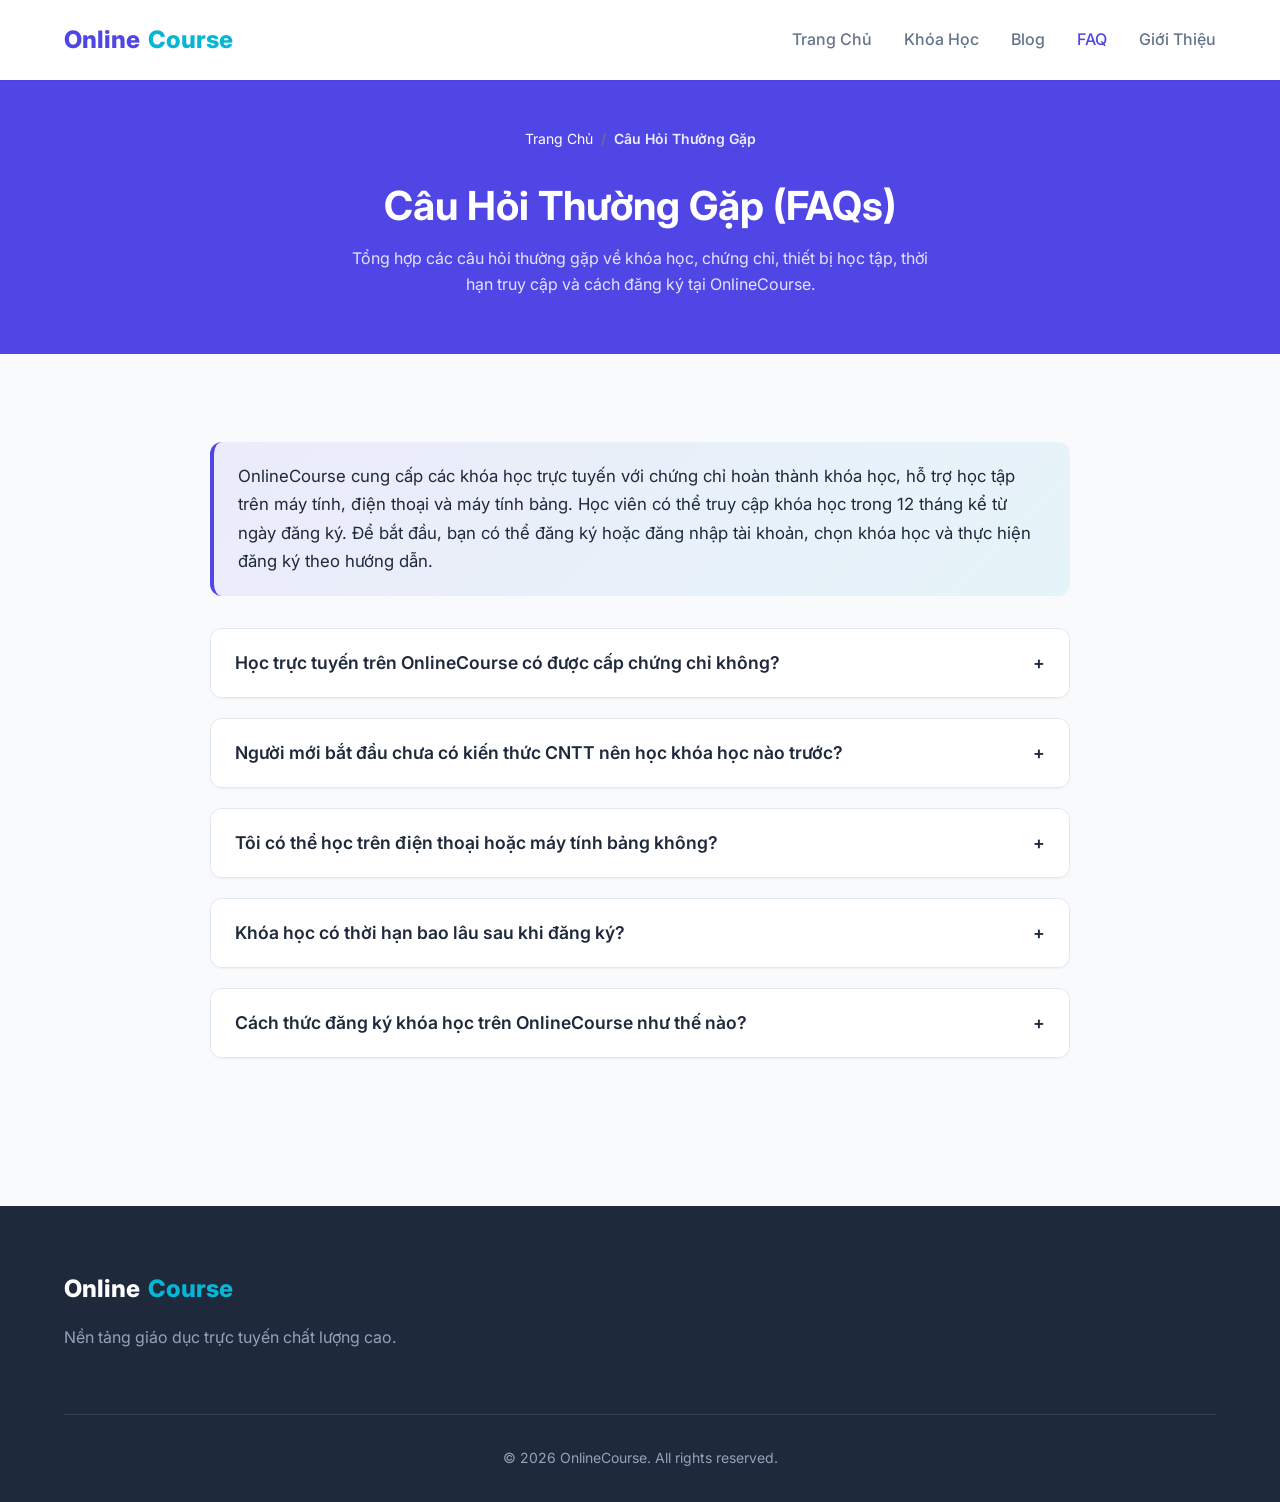
<file: faq.html>
<!DOCTYPE html>
<html lang="vi">

<head>
    <meta charset="UTF-8">
    <meta name="viewport" content="width=device-width, initial-scale=1.0">
    <title>Câu Hỏi Thường Gặp (FAQs) - Giải Đáp Về Khóa Học & Chứng Chỉ - OnlineCourse</title>
    <meta name="description"
        content="Tổng hợp câu hỏi thường gặp về OnlineCourse: chứng chỉ khóa học, khóa học dành cho người mới bắt đầu, thiết bị học tập, thời hạn truy cập và cách đăng ký khóa học.">
    <link rel="canonical" href="https://pvt111.github.io/onlinecourse/faq.html">

    <link rel="preconnect" href="https://fonts.googleapis.com">
    <link rel="preconnect" href="https://fonts.gstatic.com" crossorigin>
    <link href="https://fonts.googleapis.com/css2?family=Inter:wght@400;500;600;700;800&display=swap" rel="stylesheet">
    <link rel="stylesheet" href="css/style.css">

    <style>
        .faq-header {
            background-color: var(--primary);
            color: white;
            padding: 7rem 0 3.5rem;
            text-align: center;
        }

        .faq-header h1 {
            color: white;
            margin-bottom: 1rem;
        }

        .faq-header p {
            color: rgba(255, 255, 255, 0.85);
            max-width: 600px;
            margin: 0 auto;
        }

        .faq-section {
            padding: 4rem 0;
            max-width: 860px;
            margin: 0 auto;
        }

        .accordion {
            border: 1px solid var(--border-color);
            border-radius: var(--radius-md);
            overflow: hidden;
            margin-bottom: 1.25rem;
            box-shadow: var(--shadow-sm);
        }

        .accordion-header {
            background-color: var(--surface-color);
            padding: 1.25rem 1.5rem;
            cursor: pointer;
            display: flex;
            justify-content: space-between;
            align-items: center;
            font-weight: 600;
            font-size: 1.1rem;
            transition: var(--transition);
        }

        .accordion-header:hover {
            background-color: var(--bg-color);
        }

        .accordion-header.active {
            border-bottom: 1px solid var(--border-color);
            color: var(--primary);
        }

        .accordion-body {
            max-height: 0;
            overflow: hidden;
            transition: max-height 0.3s ease-out;
            background-color: var(--surface-color);
        }

        .accordion-content {
            padding: 1.5rem;
            color: var(--text-main);
            line-height: 1.75;
        }

        .direct-ans {
            font-weight: 600;
            color: var(--primary-dark);
            margin-bottom: 0.5rem;
            display: block;
        }
    </style>

    <!-- Schema: BreadcrumbList & FAQPage -->
    <script type="application/ld+json">
    {
      "@context": "https://schema.org",
      "@graph": [
        {
          "@type": "BreadcrumbList",
          "itemListElement": [
            {
              "@type": "ListItem",
              "position": 1,
              "name": "Trang Chủ",
              "item": "https://pvt111.github.io/onlinecourse/index.html"
            },
            {
              "@type": "ListItem",
              "position": 2,
              "name": "Câu Hỏi Thường Gặp",
              "item": "https://pvt111.github.io/onlinecourse/faq.html"
            }
          ]
        },
        {
          "@type": "FAQPage",
          "@id": "https://pvt111.github.io/onlinecourse/faq.html#faq",
          "mainEntity": [
            {
              "@type": "Question",
              "name": "Học trực tuyến trên OnlineCourse có được cấp chứng chỉ không?",
              "acceptedAnswer": {
                "@type": "Answer",
                "text": "Có. Sau khi hoàn thành đầy đủ nội dung khóa học và đạt yêu cầu của bài kiểm tra cuối khóa, học viên sẽ được cấp chứng chỉ hoàn thành khóa học. Chứng chỉ có thể được sử dụng để bổ sung vào CV hoặc hồ sơ học tập."
              }
            },
            {
              "@type": "Question",
              "name": "Người mới bắt đầu chưa có kiến thức CNTT nên học khóa học nào trước?",
              "acceptedAnswer": {
                "@type": "Answer",
                "text": "Người mới bắt đầu nên bắt đầu với các khóa Tin học căn bản, Nhập môn Công nghệ thông tin hoặc Lập trình cơ bản. Sau khi có kiến thức nền, bạn có thể tiếp tục với Python, Web, Cơ sở dữ liệu, Phân tích dữ liệu hoặc các lĩnh vực chuyên sâu khác."
              }
            },
            {
              "@type": "Question",
              "name": "Tôi có thể học trên điện thoại hoặc máy tính bảng không?",
              "acceptedAnswer": {
                "@type": "Answer",
                "text": "Có. OnlineCourse hỗ trợ học tập trên máy tính, điện thoại và máy tính bảng. Tuy nhiên, với các khóa học có bài tập lập trình hoặc thực hành phần mềm, nên sử dụng máy tính để thao tác thuận tiện hơn."
              }
            },
            {
              "@type": "Question",
              "name": "Khóa học có thời hạn bao lâu sau khi đăng ký?",
              "acceptedAnswer": {
                "@type": "Answer",
                "text": "Học viên có thể truy cập khóa học trong 12 tháng kể từ ngày đăng ký. Trong thời gian này, bạn có thể xem lại bài giảng và tài liệu nhiều lần."
              }
            },
            {
              "@type": "Question",
              "name": "Cách thức đăng ký khóa học trên OnlineCourse như thế nào?",
              "acceptedAnswer": {
                "@type": "Answer",
                "text": "Bạn có thể truy cập OnlineCourse, đăng ký hoặc đăng nhập tài khoản, tìm khóa học, xem thông tin khóa học, chọn Đăng ký học và thanh toán nếu là khóa trả phí. Sau khi hoàn tất, khóa học sẽ được thêm vào mục Khóa học của tôi và bạn có thể bắt đầu học."
              }
            }
          ]
        }
      ]
    }
    </script>
</head>

<body>
    <header>
        <div class="container navbar">
            <a href="index.html" class="logo" aria-label="OnlineCourse Trang chủ">
                Online<span>Course</span>
            </a>
            <button class="hamburger" aria-label="Mở menu điều hướng" aria-expanded="false">&#9776;</button>
            <nav aria-label="Menu chính">
                <ul class="nav-links">
                    <li><a href="index.html">Trang Chủ</a></li>
                    <li><a href="courses.html">Khóa Học</a></li>
                    <li><a href="blog.html">Blog</a></li>
                    <li><a href="faq.html" class="active">FAQ</a></li>
                    <li><a href="about.html">Giới Thiệu</a></li>
                </ul>
            </nav>
        </div>
    </header>

    <main>
        <section class="faq-header">
            <div class="container">
                <nav class="breadcrumbs" aria-label="Đường dẫn trang"
                    style="margin-bottom: 1rem; display: flex; justify-content: center; color: rgba(255,255,255,0.7);">
                    <ol>
                        <li><a href="index.html" style="color: white;">Trang Chủ</a></li>
                        <li aria-current="page" style="color: rgba(255,255,255,0.9);">Câu Hỏi Thường Gặp</li>
                    </ol>
                </nav>
                <h1>Câu Hỏi Thường Gặp (FAQs)</h1>
                <p>Tổng hợp các câu hỏi thường gặp về khóa học, chứng chỉ, thiết bị học tập, thời hạn truy cập và cách
                    đăng ký tại OnlineCourse.</p>
            </div>
        </section>

        <section class="faq-section container">

            <!-- Direct Answer Prompt for AI Search -->
            <div class="direct-answer-box">

                OnlineCourse cung cấp các khóa học trực tuyến với chứng chỉ hoàn thành khóa học, hỗ trợ học tập trên
                máy tính, điện thoại và máy tính bảng. Học viên có thể truy cập khóa học trong 12 tháng kể từ ngày
                đăng ký. Để bắt đầu, bạn có thể đăng ký hoặc đăng nhập tài khoản, chọn khóa học và thực hiện đăng ký
                theo hướng dẫn.
            </div>

            <!-- FAQ 1 -->
            <div class="accordion">
                <div class="accordion-header" aria-expanded="false">
                    <span>Học trực tuyến trên OnlineCourse có được cấp chứng chỉ không?</span>
                    <span class="icon">&#43;</span>
                </div>
                <div class="accordion-body">
                    <div class="accordion-content">
                        <span class="direct-ans">
                            A: Có. Học viên hoàn thành đầy đủ nội dung khóa học và đạt yêu cầu của
                            bài kiểm tra cuối khóa sẽ được cấp chứng chỉ hoàn thành khóa học.
                        </span>
                        <p>
                            Sau khi hoàn thành đầy đủ nội dung khóa học và đạt yêu cầu của bài kiểm tra cuối khóa, học
                            viên sẽ được cấp <strong>chứng chỉ hoàn thành khóa học</strong>. Chứng chỉ có thể được sử
                            dụng để bổ sung vào CV hoặc hồ sơ học tập.
                        </p>
                    </div>
                </div>
            </div>

            <!-- FAQ 2 -->
            <div class="accordion">
                <div class="accordion-header" aria-expanded="false">
                    <span>Người mới bắt đầu chưa có kiến thức CNTT nên học khóa học nào trước?</span>
                    <span class="icon">&#43;</span>
                </div>
                <div class="accordion-body">
                    <div class="accordion-content">
                        <span class="direct-ans">
                            A: Người mới bắt đầu nên bắt đầu với Tin học căn bản, Nhập môn Công nghệ
                            thông tin hoặc Lập trình cơ bản.
                        </span>
                        <p>
                            Người mới bắt đầu chưa có kiến thức CNTT nên bắt đầu với các khóa
                            <strong>Tin học căn bản</strong>, <strong>Nhập môn Công nghệ thông tin</strong> hoặc
                            <strong>Lập trình cơ bản</strong>. Sau khi có kiến thức nền, bạn có thể tiếp tục với
                            Python, Web, Cơ sở dữ liệu, Phân tích dữ liệu hoặc các lĩnh vực chuyên sâu khác.
                        </p>
                    </div>
                </div>
            </div>

            <!-- FAQ 3 -->
            <div class="accordion">
                <div class="accordion-header" aria-expanded="false">
                    <span>Tôi có thể học trên điện thoại hoặc máy tính bảng không?</span>
                    <span class="icon">&#43;</span>
                </div>
                <div class="accordion-body">
                    <div class="accordion-content">
                        <span class="direct-ans">
                            A: Có. OnlineCourse hỗ trợ học tập trên máy tính, điện thoại và máy tính
                            bảng.
                        </span>
                        <p>
                            OnlineCourse có thể được truy cập trên <strong>máy tính, điện thoại và máy tính
                                bảng</strong>.
                            Tuy nhiên, với các khóa học có bài tập lập trình hoặc thực hành phần mềm, nên sử dụng máy
                            tính để thao tác thuận tiện hơn.
                        </p>
                    </div>
                </div>
            </div>

            <!-- FAQ 4 -->
            <div class="accordion">
                <div class="accordion-header" aria-expanded="false">
                    <span>Khóa học có thời hạn bao lâu sau khi đăng ký?</span>
                    <span class="icon">&#43;</span>
                </div>
                <div class="accordion-body">
                    <div class="accordion-content">
                        <span class="direct-ans">
                            A: Học viên có thể truy cập khóa học trong 12 tháng kể từ ngày đăng ký.
                        </span>
                        <p>
                            Sau khi đăng ký, học viên có quyền truy cập khóa học trong <strong>12 tháng kể từ ngày đăng
                                ký</strong>. Trong thời gian này, bạn có thể xem lại bài giảng và tài liệu nhiều lần.
                        </p>
                    </div>
                </div>
            </div>

            <!-- FAQ 5 -->
            <div class="accordion">
                <div class="accordion-header" aria-expanded="false">
                    <span>Cách thức đăng ký khóa học trên OnlineCourse như thế nào?</span>
                    <span class="icon">&#43;</span>
                </div>
                <div class="accordion-body">
                    <div class="accordion-content">
                        <span class="direct-ans">
                            A: Đăng ký hoặc đăng nhập tài khoản, tìm khóa học, xem thông tin, chọn
                            Đăng ký học và thanh toán nếu là khóa trả phí.
                        </span>
                        <p>
                            Quy trình đăng ký khóa học trên OnlineCourse gồm các bước:
                            <strong>Đăng ký/Đăng nhập tài khoản → tìm khóa học → xem thông tin khóa học → chọn
                                "Đăng ký học" → thanh toán nếu là khóa trả phí</strong>.
                            Sau khi hoàn tất, khóa học sẽ được thêm vào mục <strong>Khóa học của tôi</strong> và bạn có
                            thể bắt đầu học.
                        </p>
                    </div>
                </div>
            </div>

        </section>
    </main>

    <!-- Footer -->
    <footer>
        <div class="container">
            <div class="footer-grid">
                <div class="footer-col">
                    <a href="index.html" class="logo" style="color: white; margin-bottom: 1rem;">Online<span
                            style="color: var(--secondary);">Course</span></a>
                    <p>Nền tảng giáo dục trực tuyến chất lượng cao.</p>
                </div>
            </div>
            <div class="footer-bottom">&copy; 2026 OnlineCourse. All rights reserved.</div>
        </div>
    </footer>

    <script src="js/main.js"></script>
</body>

</html>
</file>
<file: css/style.css>
/* ==========================================================================
   Design System & Variables
   ========================================================================== */
:root {
  /* Colors - Indigo/Blue & Cyan theme */
  --primary: #4F46E5;       /* Indigo 600 */
  --primary-dark: #4338CA;  /* Indigo 700 */
  --primary-light: #818CF8; /* Indigo 400 */
  --secondary: #06B6D4;     /* Cyan 500 */
  --secondary-dark: #0891B2;/* Cyan 600 */
  
  /* Backgrounds & Text */
  --bg-color: #F8FAFC;      /* Slate 50 */
  --surface-color: #FFFFFF; /* White */
  --text-main: #1E293B;     /* Slate 800 */
  --text-muted: #64748B;    /* Slate 500 */
  --text-light: #F8FAFC;    /* Slate 50 */
  
  /* Borders & Shadows */
  --border-color: #E2E8F0;  /* Slate 200 */
  --shadow-sm: 0 1px 2px 0 rgba(0, 0, 0, 0.05);
  --shadow-md: 0 4px 6px -1px rgba(0, 0, 0, 0.1), 0 2px 4px -1px rgba(0, 0, 0, 0.06);
  --shadow-lg: 0 10px 15px -3px rgba(0, 0, 0, 0.1), 0 4px 6px -2px rgba(0, 0, 0, 0.05);
  
  /* Radius */
  --radius-sm: 6px;
  --radius-md: 12px;
  --radius-lg: 16px;
  --radius-full: 9999px;

  /* Transitions */
  --transition: all 0.3s ease;
}

/* ==========================================================================
   Reset & Base Styles
   ========================================================================== */
* {
  margin: 0;
  padding: 0;
  box-sizing: border-box;
}

html {
  font-family: 'Inter', -apple-system, BlinkMacSystemFont, "Segoe UI", Roboto, Helvetica, Arial, sans-serif;
  scroll-behavior: smooth;
  font-size: 16px;
  color: var(--text-main);
  background-color: var(--bg-color);
  line-height: 1.6;
}

body {
  overflow-x: hidden;
}

a {
  text-decoration: none;
  color: inherit;
  transition: var(--transition);
}

ul {
  list-style: none;
}

img {
  max-width: 100%;
  height: auto;
  display: block;
}

h1, h2, h3, h4, h5, h6 {
  font-weight: 700;
  line-height: 1.2;
  color: var(--text-main);
  margin-bottom: 0.5em;
}

h1 { font-size: 2.5rem; }
h2 { font-size: 2rem; }
h3 { font-size: 1.5rem; }

p {
  margin-bottom: 1rem;
  color: var(--text-muted);
}

.container {
  width: 100%;
  max-width: 1200px;
  margin: 0 auto;
  padding: 0 1.5rem;
}

/* ==========================================================================
   Buttons
   ========================================================================== */
.btn {
  display: inline-flex;
  align-items: center;
  justify-content: center;
  padding: 0.75rem 1.5rem;
  border-radius: var(--radius-md);
  font-weight: 600;
  font-size: 1rem;
  cursor: pointer;
  transition: var(--transition);
  border: none;
  outline: none;
  text-align: center;
}

.btn-primary {
  background-color: var(--primary);
  color: var(--text-light);
  box-shadow: var(--shadow-sm);
}

.btn-primary:hover, .btn-primary:focus {
  background-color: var(--primary-dark);
  transform: translateY(-2px);
  box-shadow: var(--shadow-md);
  color: var(--text-light);
}

.btn-secondary {
  background-color: var(--secondary);
  color: var(--text-light);
}

.btn-secondary:hover, .btn-secondary:focus {
  background-color: var(--secondary-dark);
  transform: translateY(-2px);
  color: var(--text-light);
}

.btn-outline {
  background-color: transparent;
  color: var(--primary);
  border: 2px solid var(--primary);
}

.btn-outline:hover, .btn-outline:focus {
  background-color: var(--primary);
  color: var(--text-light);
}

/* ==========================================================================
   Header & Navigation
   ========================================================================== */
header {
  background-color: var(--surface-color);
  box-shadow: var(--shadow-sm);
  position: fixed;
  top: 0;
  left: 0;
  width: 100%;
  z-index: 1000;
  transition: var(--transition);
}

.navbar {
  display: flex;
  justify-content: space-between;
  align-items: center;
  height: 80px;
}

.logo {
  font-size: 1.5rem;
  font-weight: 800;
  color: var(--primary);
  display: flex;
  align-items: center;
  gap: 0.5rem;
}

.logo span {
  color: var(--secondary);
}

.nav-links {
  display: flex;
  gap: 2rem;
  align-items: center;
}

.nav-links a {
  font-weight: 500;
  color: var(--text-muted);
}

.nav-links a:hover,
.nav-links a.active {
  color: var(--primary);
}

.hamburger {
  display: none;
  cursor: pointer;
  background: none;
  border: none;
  font-size: 1.5rem;
  color: var(--text-main);
}

/* ==========================================================================
   Hero Section
   ========================================================================== */
.hero {
  padding: 8rem 0 4rem;
  background: linear-gradient(135deg, rgba(79, 70, 229, 0.05) 0%, rgba(6, 182, 212, 0.05) 100%);
  min-height: 80vh;
  display: flex;
  align-items: center;
}

.hero .container {
  display: grid;
  grid-template-columns: 1fr 1fr;
  gap: 4rem;
  align-items: center;
}

.hero-content h1 {
  font-size: 3.5rem;
  margin-bottom: 1.5rem;
}

.hero-content h1 span {
  color: var(--primary);
  display: inline-block;
  position: relative;
}

.hero-content h1 span::after {
  content: '';
  position: absolute;
  width: 100%;
  height: 30%;
  background-color: rgba(6, 182, 212, 0.2);
  bottom: 5px;
  left: 0;
  z-index: -1;
  border-radius: var(--radius-sm);
}

.hero-content p {
  font-size: 1.125rem;
  margin-bottom: 2rem;
  max-width: 90%;
}

.hero-buttons {
  display: flex;
  gap: 1rem;
}

.hero-image img {
  border-radius: var(--radius-lg);
  box-shadow: var(--shadow-lg);
  animation: float 6s ease-in-out infinite;
}

@keyframes float {
  0% { transform: translateY(0px); }
  50% { transform: translateY(-20px); }
  100% { transform: translateY(0px); }
}

/* ==========================================================================
   Cards (Courses/Blog)
   ========================================================================== */
.section-title {
  text-align: center;
  margin-bottom: 3rem;
}

.section-title h2 {
  font-size: 2.5rem;
}

.grid {
  display: grid;
  gap: 2rem;
  grid-template-columns: repeat(auto-fill, minmax(300px, 1fr));
}

.card {
  background-color: var(--surface-color);
  border-radius: var(--radius-lg);
  overflow: hidden;
  box-shadow: var(--shadow-sm);
  transition: var(--transition);
  border: 1px solid var(--border-color);
  display: flex;
  flex-direction: column;
}

.card:hover {
  transform: translateY(-5px);
  box-shadow: var(--shadow-lg);
}

.card-img-wrapper {
  position: relative;
  padding-top: 56.25%; /* 16:9 Aspect Ratio */
  overflow: hidden;
}

.card-img-wrapper img {
  position: absolute;
  top: 0;
  left: 0;
  width: 100%;
  height: 100%;
  object-fit: cover;
  transition: transform 0.5s ease;
}

.card:hover .card-img-wrapper img {
  transform: scale(1.05);
}

.badge {
  position: absolute;
  top: 1rem;
  right: 1rem;
  background-color: var(--secondary);
  color: white;
  padding: 0.25rem 0.75rem;
  border-radius: var(--radius-full);
  font-size: 0.75rem;
  font-weight: 600;
  z-index: 10;
}

.card-body {
  padding: 1.5rem;
  display: flex;
  flex-direction: column;
  flex-grow: 1;
}

.card-meta {
  display: flex;
  justify-content: space-between;
  align-items: center;
  font-size: 0.875rem;
  color: var(--text-muted);
  margin-bottom: 0.75rem;
}

.card-title {
  font-size: 1.25rem;
  margin-bottom: 0.75rem;
}

.card-title a {
  color: var(--text-main);
}

.card-title a:hover {
  color: var(--primary);
}

.card-text {
  flex-grow: 1;
  font-size: 0.95rem;
}

.card-footer {
  padding-top: 1rem;
  border-top: 1px solid var(--border-color);
  display: flex;
  justify-content: space-between;
  align-items: center;
}

.price {
  font-weight: 700;
  font-size: 1.25rem;
  color: var(--primary);
}

/* ==========================================================================
   Footer
   ========================================================================== */
footer {
  background-color: var(--text-main);
  color: var(--text-light);
  padding: 4rem 0 2rem;
  margin-top: 4rem;
}

.footer-grid {
  display: grid;
  grid-template-columns: repeat(auto-fit, minmax(200px, 1fr));
  gap: 2rem;
  margin-bottom: 3rem;
}

.footer-col h4 {
  color: var(--text-light);
  margin-bottom: 1.5rem;
}

.footer-col p {
  color: #94A3B8;
}

.footer-col ul li {
  margin-bottom: 0.75rem;
}

.footer-col ul li a {
  color: #94A3B8;
}

.footer-col ul li a:hover {
  color: var(--secondary);
  padding-left: 5px;
}

.footer-bottom {
  text-align: center;
  padding-top: 2rem;
  border-top: 1px solid rgba(255, 255, 255, 0.1);
  color: #94A3B8;
  font-size: 0.875rem;
}

/* ==========================================================================
   Utility Classes
   ========================================================================== */
.py-5 { padding-top: 5rem; padding-bottom: 5rem; }
.text-center { text-align: center; }
.mb-1 { margin-bottom: 0.5rem; }
.mb-2 { margin-bottom: 1rem; }
.mb-3 { margin-bottom: 1.5rem; }
.mb-4 { margin-bottom: 2rem; }
.mb-5 { margin-bottom: 3rem; }

/* ==========================================================================
   Responsive Design
   ========================================================================== */
@media (max-width: 768px) {
  .hero .container {
    grid-template-columns: 1fr;
    text-align: center;
  }
  
  .hero-content h1 {
    font-size: 2.5rem;
  }
  
  .hero-content p {
    margin: 0 auto 2rem;
  }
  
  .hero-buttons {
    justify-content: center;
  }
  
  .hamburger {
    display: block;
  }
  
  .nav-links {
    position: absolute;
    top: 80px;
    left: -100%;
    width: 100%;
    background-color: var(--surface-color);
    flex-direction: column;
    padding: 2rem 0;
    box-shadow: var(--shadow-md);
    transition: var(--transition);
  }
  
  .nav-links.active {
    left: 0;
  }
  
  .nav-links li {
    width: 100%;
    text-align: center;
  }
  
  .nav-links a {
    display: block;
    padding: 1rem;
  }
}

/* ==========================================================================
   Breadcrumb Navigation
   ========================================================================== */
.breadcrumbs {
  padding: 1rem 0;
  font-size: 0.875rem;
  color: var(--text-muted);
}

.breadcrumbs ol {
  display: flex;
  flex-wrap: wrap;
  align-items: center;
  gap: 0.5rem;
}

.breadcrumbs li {
  display: inline-flex;
  align-items: center;
}

.breadcrumbs li+li:before {
  content: "/";
  padding-right: 0.5rem;
  color: var(--text-muted);
}

.breadcrumbs a {
  color: var(--primary);
}

.breadcrumbs a:hover {
  text-decoration: underline;
}

.breadcrumbs [aria-current="page"] {
  color: var(--text-main);
  font-weight: 600;
}

/* ==========================================================================
   Direct Answer Callout Box (GEO & AI Snippet Optimized)
   ========================================================================== */
.direct-answer-box {
  background: linear-gradient(135deg, rgba(79, 70, 229, 0.08) 0%, rgba(6, 182, 212, 0.08) 100%);
  border-left: 4px solid var(--primary);
  border-radius: var(--radius-md);
  padding: 1.25rem 1.5rem;
  margin: 1.5rem 0 2rem;
  font-size: 1.05rem;
  line-height: 1.7;
}

.direct-answer-box strong {
  color: var(--primary-dark);
  display: block;
  margin-bottom: 0.35rem;
  font-size: 1.1rem;
}

/* ==========================================================================
   Responsive Tables & Comparison Tables
   ========================================================================== */
.table-responsive {
  width: 100%;
  overflow-x: auto;
  -webkit-overflow-scrolling: touch;
  margin: 1.5rem 0 2.5rem;
  border-radius: var(--radius-md);
  box-shadow: var(--shadow-sm);
  border: 1px solid var(--border-color);
}

.data-table {
  width: 100%;
  border-collapse: collapse;
  background-color: var(--surface-color);
  text-align: left;
  font-size: 0.95rem;
}

.data-table th,
.data-table td {
  padding: 1rem 1.25rem;
  border-bottom: 1px solid var(--border-color);
  vertical-align: middle;
}

.data-table th {
  background-color: #F1F5F9;
  color: var(--text-main);
  font-weight: 700;
  text-transform: uppercase;
  font-size: 0.8rem;
  letter-spacing: 0.05em;
}

.data-table tr:last-child td {
  border-bottom: none;
}

.data-table tr:hover {
  background-color: rgba(79, 70, 229, 0.02);
}

.badge-success {
  display: inline-block;
  padding: 0.25rem 0.5rem;
  font-size: 0.75rem;
  font-weight: 600;
  color: #065F46;
  background-color: #D1FAE5;
  border-radius: var(--radius-full);
}

.badge-info {
  display: inline-block;
  padding: 0.25rem 0.5rem;
  font-size: 0.75rem;
  font-weight: 600;
  color: #1E40AF;
  background-color: #DBEAFE;
  border-radius: var(--radius-full);
}
</file>
